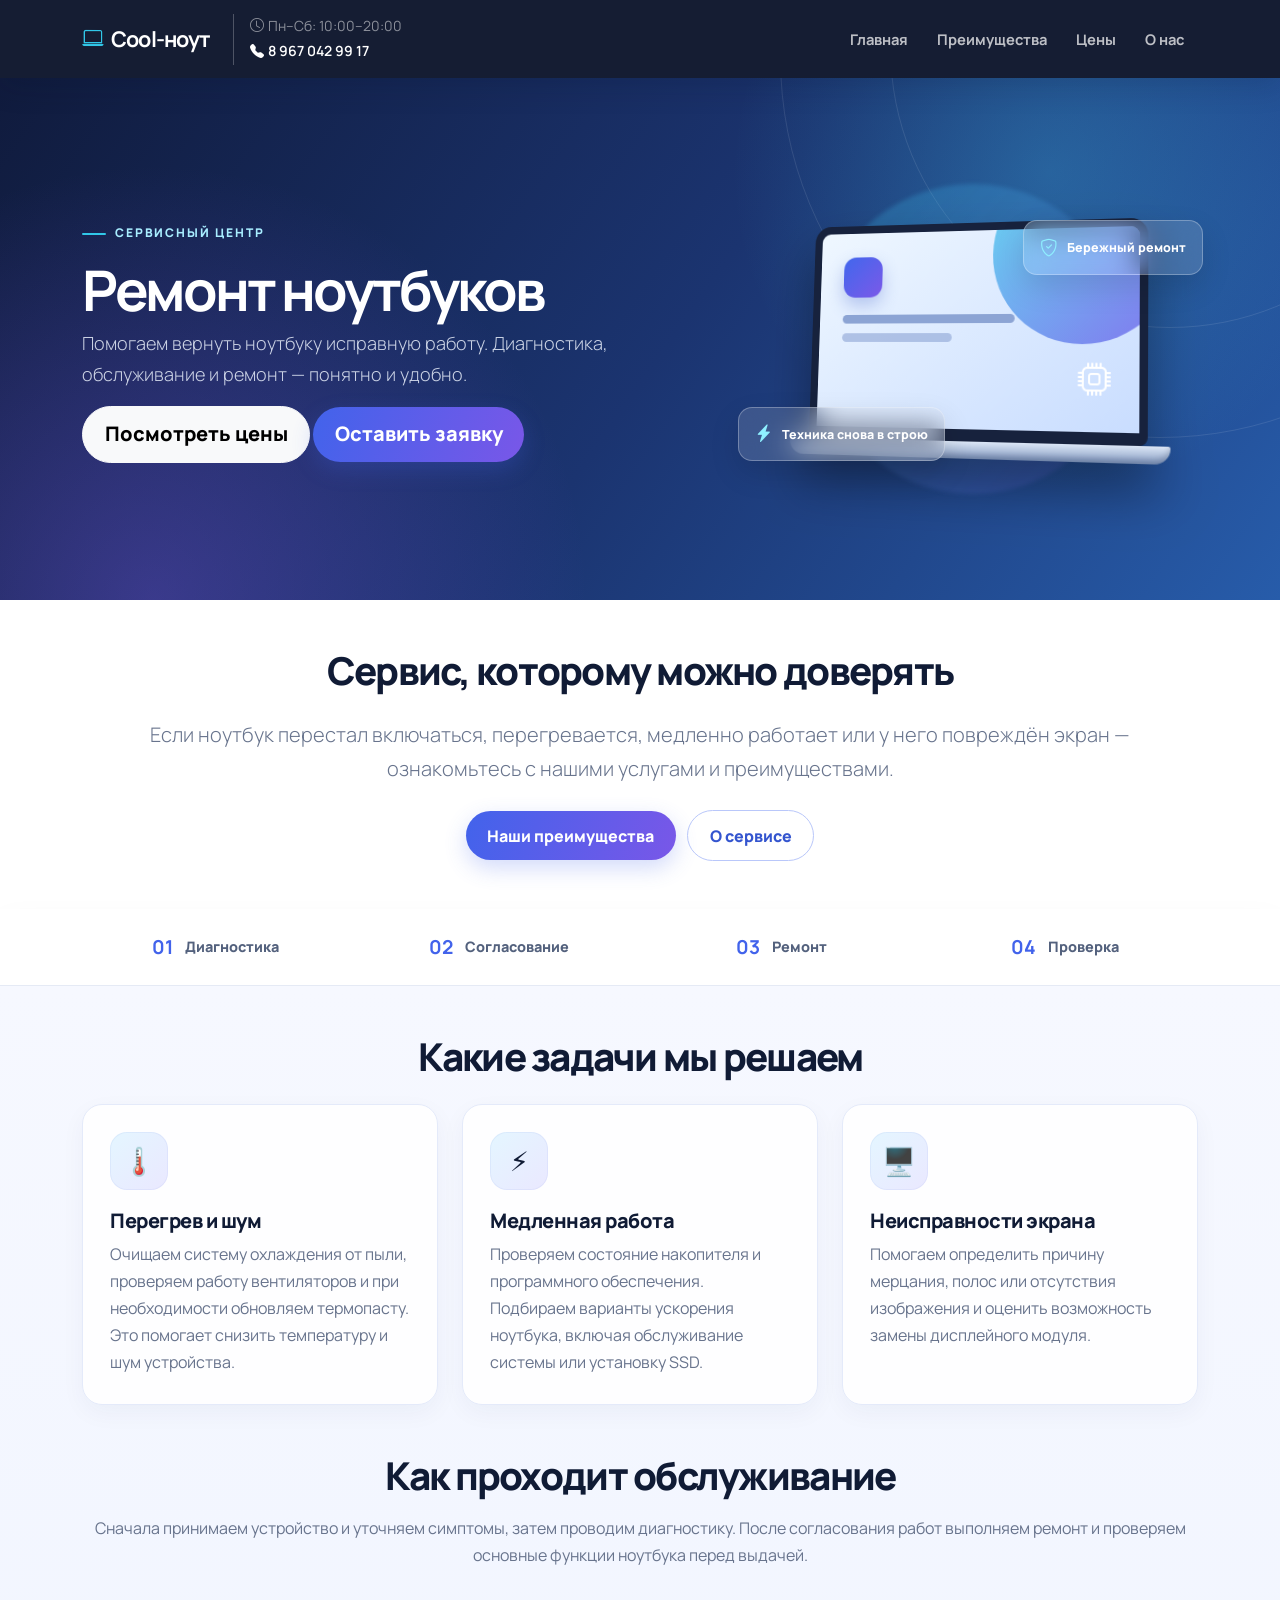
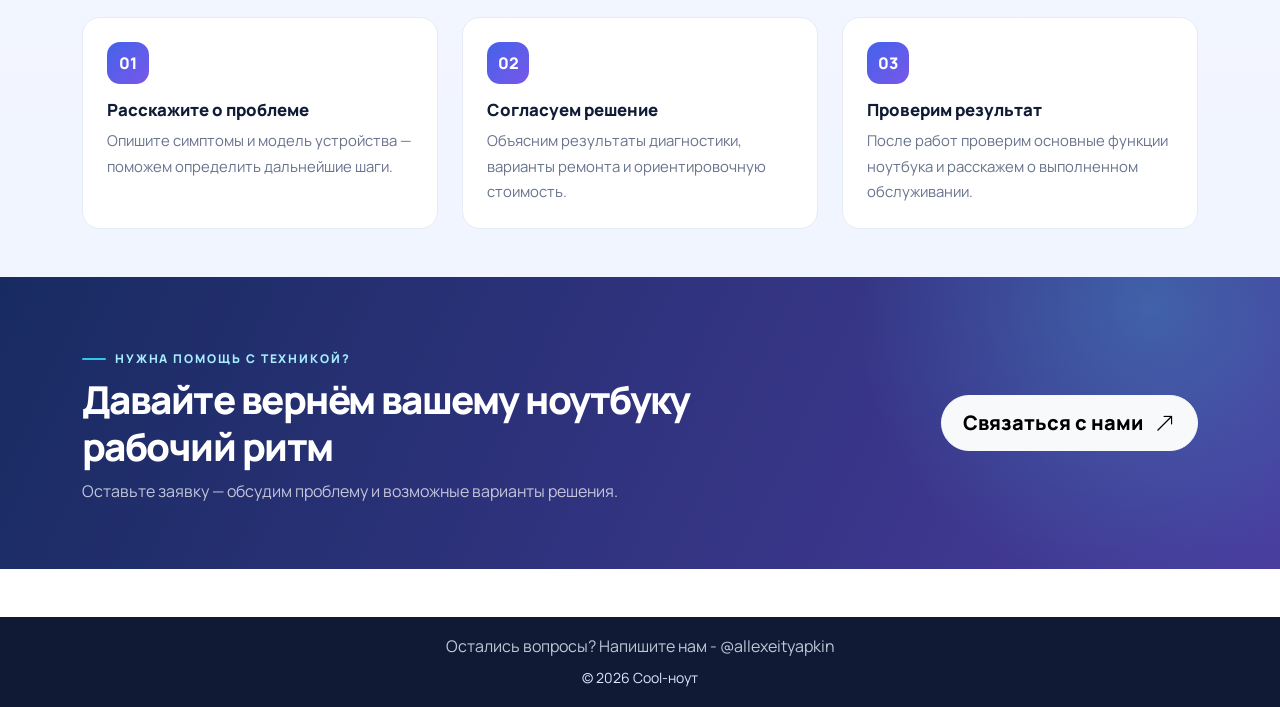
<file: index.html>
<!DOCTYPE html>
<html lang="ru">
 <head>
  <meta charset="utf-8"/>
  <meta content="width=device-width, initial-scale=1" name="viewport"/>
  <title>
   Главная — НоутбукСервис
  </title>
  <link href="https://cdn.jsdelivr.net/npm/bootstrap@5.3.8/dist/css/bootstrap.min.css" rel="stylesheet"/>
  <link href="https://cdn.jsdelivr.net/npm/bootstrap-icons@1.11.3/font/bootstrap-icons.min.css" rel="stylesheet"/>
  <link href="css/style.css" rel="stylesheet"/>
 </head>
 <body>
  <nav class="navbar navbar-expand-lg navbar-dark sticky-top site-nav">
   <div class="container">
    <div class="d-flex align-items-center me-auto me-lg-3">
  <a class="navbar-brand fw-bold mb-0" href="index.html">
    <i class="bi bi-laptop me-2"></i>Cool-ноут
  </a>
  <div class="d-none d-md-block border-start border-light border-opacity-25 ps-3 ms-2">
    <div class="text-white-50 small"><i class="bi bi-clock me-1"></i>Пн–Сб: 10:00–20:00</div>
    <a href="tel:+79670429917" class="text-white text-decoration-none fw-semibold small">
      <i class="bi bi-telephone-fill me-1"></i>8 967 042 99 17
    </a>
  </div>
</div>

    <button aria-controls="menu" aria-expanded="false" aria-label="Открыть меню" class="navbar-toggler" data-bs-target="#menu" data-bs-toggle="collapse" type="button">
     <span class="navbar-toggler-icon">
     </span>
    </button>
    <div class="collapse navbar-collapse" id="menu">
     <ul class="navbar-nav ms-lg-auto">
      <li class="nav-item">
       <a class="nav-link" href="index.html">
        Главная
       </a>
      </li>
      <li class="nav-item">
       <a class="nav-link" href="advantages.html">
        Преимущества
       </a>
      </li>
      <li class="nav-item">
       <a class="nav-link" href="prices.html">
        Цены
       </a>
      </li>
      <li class="nav-item">
       <a class="nav-link" href="about.html">
        О нас
       </a>
      </li>
     </ul>
    </div>
   </div>
  </nav>
  <main>
   <header class="hero py-5">
    <div class="container py-lg-5">
     <div class="row align-items-center g-4">
      <div class="col-lg-7">
       <p class="eyebrow">
        Сервисный центр
       </p>
       <h1 class="display-4 fw-bold">
        Ремонт ноутбуков
       </h1>
       <p class="lead">
        Помогаем вернуть ноутбуку исправную работу. Диагностика, обслуживание и ремонт — понятно и удобно.
       </p>
       <a class="btn btn-light btn-lg" href="prices.html">
        Посмотреть цены
       </a>
       <button type="button" class="btn btn-primary btn-lg mt-0" data-bs-toggle="modal" data-bs-target="#consultModal">
            Оставить заявку
       </button>

      </div>
      <div class="col-lg-5 text-center">
       <div class="hero-visual" aria-label="Иллюстрация ноутбука">
        <div class="glow-orbit"></div>
        <div class="laptop-device">
         <div class="laptop-screen"><span class="screen-dot"></span><span class="screen-line"></span><span class="screen-line short"></span><span class="screen-chip"><i class="bi bi-cpu"></i></span></div>
         <div class="laptop-base"></div>
        </div>
        <div class="floating-tag tag-top"><i class="bi bi-shield-check"></i> Бережный ремонт</div>
        <div class="floating-tag tag-bottom"><i class="bi bi-lightning-charge-fill"></i> Техника снова в строю</div>
       </div>
      </div>
     </div>
    </div>
   </header>
   <section class="py-5 reveal">
    <div class="container">
     <h2 class="section-title text-center mb-4">
      Сервис, которому можно доверять
     </h2>
     <p class="text-center lead">
      Если ноутбук перестал включаться, перегревается, медленно работает или у него повреждён экран — ознакомьтесь с нашими услугами и преимуществами.
     </p>
     <div class="text-center mt-4">
      <a class="btn btn-primary me-2" href="advantages.html">
       Наши преимущества
      </a>
      <a class="btn btn-outline-primary" href="about.html">
       О сервисе
      </a>
     </div>
    </div>
   </section>
   <section class="trust-strip">
    <div class="container">
     <div class="row g-3 text-center">
      <div class="col-6 col-lg-3"><strong>01</strong><span>Диагностика</span></div>
      <div class="col-6 col-lg-3"><strong>02</strong><span>Согласование</span></div>
      <div class="col-6 col-lg-3"><strong>03</strong><span>Ремонт</span></div>
      <div class="col-6 col-lg-3"><strong>04</strong><span>Проверка</span></div>
     </div>
    </div>
   </section>
   <section class="py-5 section-soft reveal">
    <div class="container">
     <h2 class="section-title text-center mb-4">
      Какие задачи мы решаем
     </h2>
     <div class="row g-4">
      <div class="col-md-4">
       <article class="feature-card h-100 reveal">
        <div class="feature-icon">
         🌡️
        </div>
        <h3 class="h5">
         Перегрев и шум
        </h3>
        <p>
         Очищаем систему охлаждения от пыли, проверяем работу вентиляторов и при необходимости обновляем термопасту. Это помогает снизить температуру и шум устройства.
        </p>
       </article>
      </div>
      <div class="col-md-4">
       <article class="feature-card h-100 reveal">
        <div class="feature-icon">
         ⚡
        </div>
        <h3 class="h5">
         Медленная работа
        </h3>
        <p>
         Проверяем состояние накопителя и программного обеспечения. Подбираем варианты ускорения ноутбука, включая обслуживание системы или установку SSD.
        </p>
       </article>
      </div>
      <div class="col-md-4">
       <article class="feature-card h-100 reveal">
        <div class="feature-icon">
         🖥️
        </div>
        <h3 class="h5">
         Неисправности экрана
        </h3>
        <p>
         Помогаем определить причину мерцания, полос или отсутствия изображения и оценить возможность замены дисплейного модуля.
        </p>
       </article>
      </div>
     </div>
     <h2 class="section-title text-center mt-5 mb-3">
      Как проходит обслуживание
     </h2>
     <p class="text-center">
      Сначала принимаем устройство и уточняем симптомы, затем проводим диагностику. После согласования работ выполняем ремонт и проверяем основные функции ноутбука перед выдачей.
     </p>
     <div class="row g-4 mt-4 process-grid">
      <div class="col-md-4"><div class="process-card"><span>01</span><h3>Расскажите о проблеме</h3><p>Опишите симптомы и модель устройства — поможем определить дальнейшие шаги.</p></div></div>
      <div class="col-md-4"><div class="process-card"><span>02</span><h3>Согласуем решение</h3><p>Объясним результаты диагностики, варианты ремонта и ориентировочную стоимость.</p></div></div>
      <div class="col-md-4"><div class="process-card"><span>03</span><h3>Проверим результат</h3><p>После работ проверим основные функции ноутбука и расскажем о выполненном обслуживании.</p></div></div>
     </div>
    </div>
   </section>
   <section class="cta-band reveal">
    <div class="container d-lg-flex align-items-center justify-content-between gap-4">
     <div><p class="eyebrow mb-2">Нужна помощь с техникой?</p><h2>Давайте вернём вашему ноутбуку рабочий ритм</h2><p class="mb-lg-0">Оставьте заявку — обсудим проблему и возможные варианты решения.</p></div>
     <button type="button" class="btn btn-light btn-lg mt-3 mt-lg-0" data-bs-toggle="modal" data-bs-target="#consultModal">Связаться с нами <i class="bi bi-arrow-up-right ms-2"></i></button>
    </div>
   </section>
  </main>
  <footer class="py-3 mt-5">
   <div class="container text-center">
    <p class="mb-1">
     Остались вопросы? Напишите нам - @allexeityapkin
    </p>
    <small>© 2026 Cool-ноут</small>
   </div>
  </footer>
  <script src="https://cdn.jsdelivr.net/npm/bootstrap@5.3.8/dist/js/bootstrap.bundle.min.js">
  </script>
  <!-- MODAL: ЗАЯВКА НА КОНСУЛЬТАЦИЮ -->
<div class="modal fade" id="consultModal" tabindex="-1" aria-labelledby="consultModalLabel" aria-hidden="true">
  <div class="modal-dialog modal-dialog-centered">
    <div class="modal-content">
      <div class="modal-header">
        <h5 class="modal-title" id="consultModalLabel">Оставьте заявку, и мы с вами свяжемся</h5>
        <button type="button" class="btn-close" data-bs-dismiss="modal" aria-label="Закрыть"></button>
      </div>
      <div class="modal-body">
        <form id="consultForm" novalidate>
          <div class="mb-3">
            <label for="clientName" class="form-label">Ваше имя</label>
            <input type="text" class="form-control" id="clientName" name="name" required>
          </div>
          <div class="mb-3">
            <label for="clientPhone" class="form-label">Ваш телефон</label>
            <input type="tel" class="form-control" id="clientPhone" name="phone"
                   pattern="[\d\s\+\-]{6,20}" required>
            <div class="form-text">Например: +7 (999) 123-45-67</div>
          </div>
          <div class="mb-3">
            <label for="clientProblem" class="form-label">Краткое описание проблемы</label>
            <textarea class="form-control" id="clientProblem" name="problem" rows="3" required
                      placeholder="Например: ноутбук сильно греется и шумит"></textarea>
          </div>
          <div class="alert alert-success d-none" id="consultSuccess">
            Заявка отправлена! Мы свяжемся с вами в ближайшее время.
          </div>
          <button type="submit" class="btn btn-primary w-100">Отправить заявку</button>
        </form>
      </div>
    </div>
  </div>
</div>

<script>
  document.getElementById('consultForm').addEventListener('submit', function (e) {
    e.preventDefault();
    const form = e.target;
    if (!form.checkValidity()) {
      form.reportValidity();
      return;
    }
    // Пока данные никуда не уходят: здесь можно подключить почту,
    // Telegram-бота или свой бэкенд.
    document.getElementById('consultSuccess').classList.remove('d-none');
    form.reset();
    setTimeout(function () {
      const modal = bootstrap.Modal.getInstance(document.getElementById('consultModal'));
      modal.hide();
      document.getElementById('consultSuccess').classList.add('d-none');
    }, 2500);
  });
</script>
<!-- END MODAL -->

 
 <script>
  // Плавное появление блоков при прокрутке страницы.
  document.documentElement.classList.add('js-ready');
  const revealObserver = new IntersectionObserver((entries) => {
   entries.forEach((entry) => {
    if (entry.isIntersecting) { entry.target.classList.add('is-visible'); revealObserver.unobserve(entry.target); }
   });
  }, { threshold: 0.12 });
  document.querySelectorAll('.reveal').forEach((element) => revealObserver.observe(element));
 </script>
 <button id="backToTop" class="back-to-top" aria-label="Наверх">
    <i class="bi bi-arrow-up"></i>
</button>
<script>
    const backToTop = document.getElementById('backToTop');

    window.addEventListener('scroll', () => {
        if (window.scrollY > 300) {
            backToTop.classList.add('show');
        } else {
            backToTop.classList.remove('show');
        }
    });

    backToTop.addEventListener('click', () => {
        window.scrollTo({
            top: 0,
            behavior: 'smooth'
        });
    });
</script>
 </body>
</html>
</file>
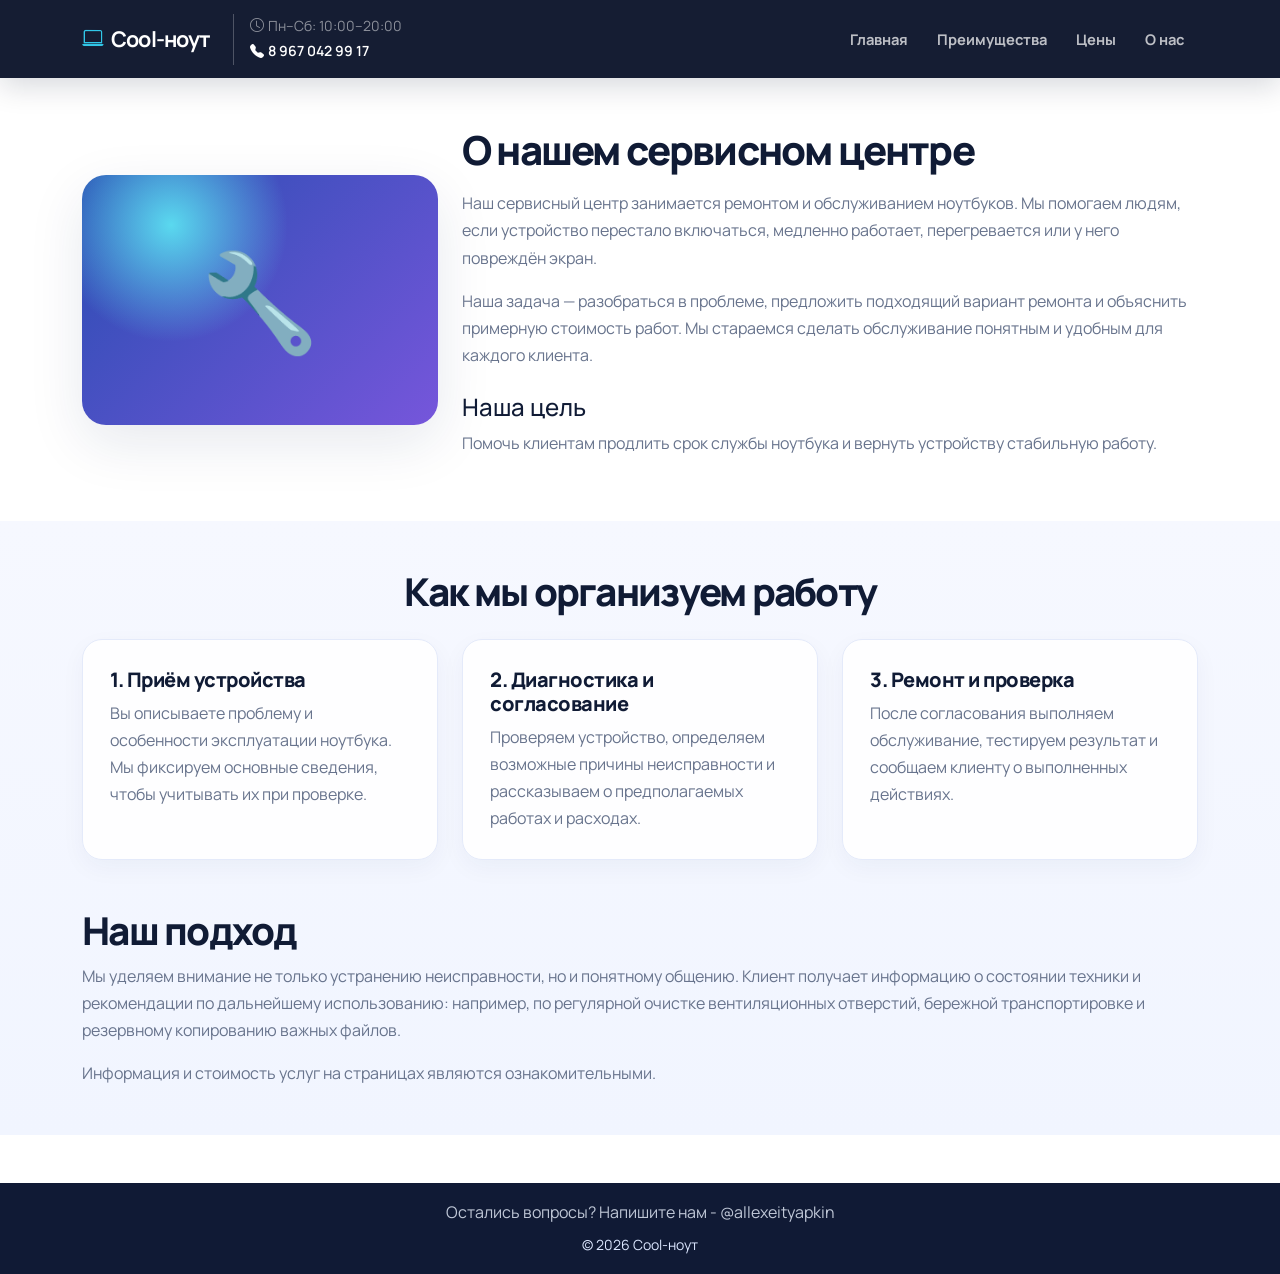
<file: about.html>
<!DOCTYPE html>
<html lang="ru">
 <head>
  <meta charset="utf-8"/>
  <meta content="width=device-width, initial-scale=1" name="viewport"/>
  <title>
   О нас — НоутбукСервис
  </title>
  <link href="https://cdn.jsdelivr.net/npm/bootstrap@5.3.8/dist/css/bootstrap.min.css" rel="stylesheet"/>
  <link href="https://cdn.jsdelivr.net/npm/bootstrap-icons@1.11.3/font/bootstrap-icons.min.css" rel="stylesheet"/>
  <link href="css/style.css" rel="stylesheet"/>
 </head>
 <body>
  <nav class="navbar navbar-expand-lg navbar-dark sticky-top site-nav">
   <div class="container">
    <div class="d-flex align-items-center me-auto me-lg-3">
  <a class="navbar-brand fw-bold mb-0" href="index.html">
    <i class="bi bi-laptop me-2"></i>Cool-ноут
  </a>
  <div class="d-none d-md-block border-start border-light border-opacity-25 ps-3 ms-2">
    <div class="text-white-50 small"><i class="bi bi-clock me-1"></i>Пн–Сб: 10:00–20:00</div>
    <a href="tel:+79670429917" class="text-white text-decoration-none fw-semibold small">
      <i class="bi bi-telephone-fill me-1"></i>8 967 042 99 17
    </a>
  </div>
</div>

    <button aria-controls="menu" aria-expanded="false" aria-label="Открыть меню" class="navbar-toggler" data-bs-target="#menu" data-bs-toggle="collapse" type="button">
     <span class="navbar-toggler-icon">
     </span>
    </button>
    <div class="collapse navbar-collapse" id="menu">
     <ul class="navbar-nav ms-lg-auto">
      <li class="nav-item">
       <a class="nav-link" href="index.html">
        Главная
       </a>
      </li>
      <li class="nav-item">
       <a class="nav-link" href="advantages.html">
        Преимущества
       </a>
      </li>
      <li class="nav-item">
       <a class="nav-link" href="prices.html">
        Цены
       </a>
      </li>
      <li class="nav-item">
       <a class="nav-link" href="about.html">
        О нас
       </a>
      </li>
     </ul>
    </div>
   </div>
  </nav>
  <main>
   <section class="py-5 reveal">
    <div class="container">
     <div class="row align-items-center g-4">
      <div class="col-lg-4">
       <div class="about-symbol">
        🔧
       </div>
      </div>
      <div class="col-lg-8">
       <h1 class="section-title mb-3">
        О нашем сервисном центре
       </h1>
       <p>
        Наш сервисный центр занимается ремонтом и обслуживанием ноутбуков. Мы помогаем людям, если устройство перестало включаться, медленно работает, перегревается или у него повреждён экран.
       </p>
       <p>
        Наша задача — разобраться в проблеме, предложить подходящий вариант ремонта и объяснить примерную стоимость работ. Мы стараемся сделать обслуживание понятным и удобным для каждого клиента.
       </p>
       <h2 class="h4 mt-4">
        Наша цель
       </h2>
       <p>
        Помочь клиентам продлить срок службы ноутбука и вернуть устройству стабильную работу.
       </p>
      </div>
     </div>
    </div>
   </section>
   <section class="py-5 section-soft reveal">
    <div class="container">
     <h2 class="section-title text-center mb-4">
      Как мы организуем работу
     </h2>
     <div class="row g-4">
      <div class="col-md-4">
       <article class="feature-card h-100 reveal">
        <h3 class="h5">
         1. Приём устройства
        </h3>
        <p>
         Вы описываете проблему и особенности эксплуатации ноутбука. Мы фиксируем основные сведения, чтобы учитывать их при проверке.
        </p>
       </article>
      </div>
      <div class="col-md-4">
       <article class="feature-card h-100 reveal">
        <h3 class="h5">
         2. Диагностика и согласование
        </h3>
        <p>
         Проверяем устройство, определяем возможные причины неисправности и рассказываем о предполагаемых работах и расходах.
        </p>
       </article>
      </div>
      <div class="col-md-4">
       <article class="feature-card h-100 reveal">
        <h3 class="h5">
         3. Ремонт и проверка
        </h3>
        <p>
         После согласования выполняем обслуживание, тестируем результат и сообщаем клиенту о выполненных действиях.
        </p>
       </article>
      </div>
     </div>
     <h2 class="section-title mt-5">
      Наш подход
     </h2>
     <p>
      Мы уделяем внимание не только устранению неисправности, но и понятному общению. Клиент получает информацию о состоянии техники и рекомендации по дальнейшему использованию: например, по регулярной очистке вентиляционных отверстий, бережной транспортировке и резервному копированию важных файлов.
     </p>
     <p class="mb-0">
      Информация и стоимость услуг на страницах являются ознакомительными.
     </p>
    </div>
   </section>
  </main>
  <footer class="py-3 mt-5">
   <div class="container text-center">
    <p class="mb-1">
     Остались вопросы? Напишите нам - @allexeityapkin
    </p>
    <small>© 2026 Cool-ноут</small>
   </div>
  </footer>
  <script src="https://cdn.jsdelivr.net/npm/bootstrap@5.3.8/dist/js/bootstrap.bundle.min.js">
  </script>
 
 <script>
  // Плавное появление блоков при прокрутке страницы.
  document.documentElement.classList.add('js-ready');
  const revealObserver = new IntersectionObserver((entries) => {
   entries.forEach((entry) => {
    if (entry.isIntersecting) { entry.target.classList.add('is-visible'); revealObserver.unobserve(entry.target); }
   });
  }, { threshold: 0.12 });
  document.querySelectorAll('.reveal').forEach((element) => revealObserver.observe(element));
 </script>
 </body>
</html>
</file>
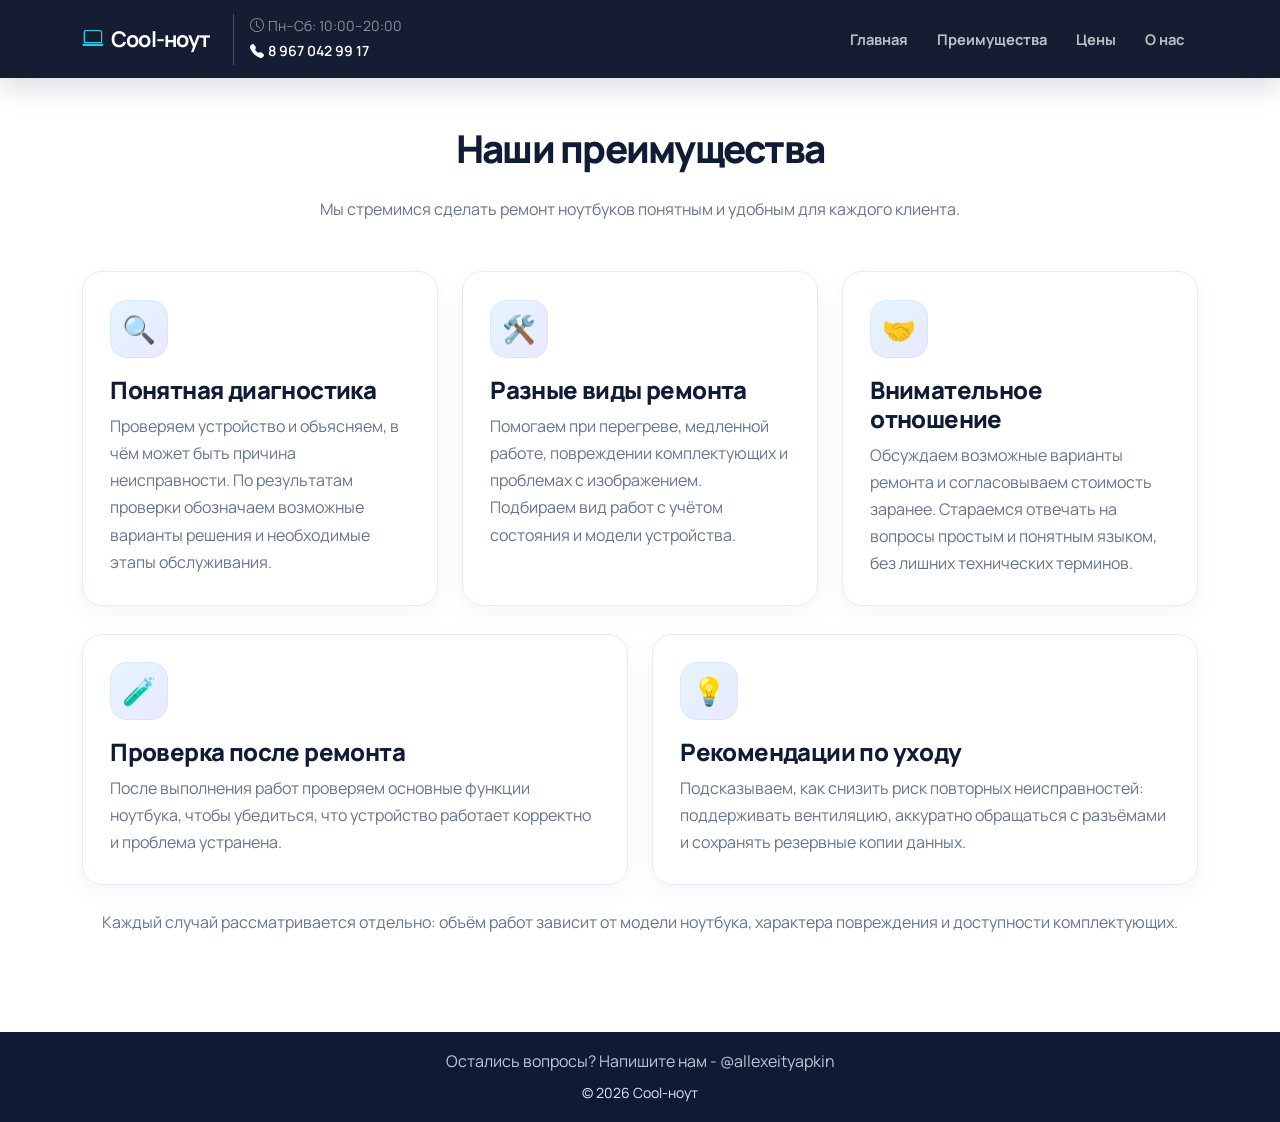
<file: advantages.html>
<!DOCTYPE html>
<html lang="ru">
 <head>
  <meta charset="utf-8"/>
  <meta content="width=device-width, initial-scale=1" name="viewport"/>
  <title>
   Преимущества — НоутбукСервис
  </title>
  <link href="https://cdn.jsdelivr.net/npm/bootstrap@5.3.8/dist/css/bootstrap.min.css" rel="stylesheet"/>
  <link href="https://cdn.jsdelivr.net/npm/bootstrap-icons@1.11.3/font/bootstrap-icons.min.css" rel="stylesheet"/>
  <link href="css/style.css" rel="stylesheet"/>
 </head>
 <body>
  <nav class="navbar navbar-expand-lg navbar-dark sticky-top site-nav">
   <div class="container">
    <div class="d-flex align-items-center me-auto me-lg-3">
  <a class="navbar-brand fw-bold mb-0" href="index.html">
    <i class="bi bi-laptop me-2"></i>Cool-ноут
  </a>
  <div class="d-none d-md-block border-start border-light border-opacity-25 ps-3 ms-2">
    <div class="text-white-50 small"><i class="bi bi-clock me-1"></i>Пн–Сб: 10:00–20:00</div>
    <a href="tel:+79670429917" class="text-white text-decoration-none fw-semibold small">
      <i class="bi bi-telephone-fill me-1"></i>8 967 042 99 17
    </a>
  </div>
</div>
    <button aria-controls="menu" aria-expanded="false" aria-label="Открыть меню" class="navbar-toggler" data-bs-target="#menu" data-bs-toggle="collapse" type="button">
     <span class="navbar-toggler-icon">
     </span>
    </button>
    <div class="collapse navbar-collapse" id="menu">
     <ul class="navbar-nav ms-lg-auto">
      <li class="nav-item">
       <a class="nav-link" href="index.html">
        Главная
       </a>
      </li>
      <li class="nav-item">
       <a class="nav-link" href="advantages.html">
        Преимущества
       </a>
      </li>
      <li class="nav-item">
       <a class="nav-link" href="prices.html">
        Цены
       </a>
      </li>
      <li class="nav-item">
       <a class="nav-link" href="about.html">
        О нас
       </a>
      </li>
     </ul>
    </div>
   </div>
  </nav>
  <main>
   <section class="py-5 reveal">
    <div class="container">
     <h1 class="section-title text-center mb-4">
      Наши преимущества
     </h1>
     <p class="text-center mb-5">
      Мы стремимся сделать ремонт ноутбуков понятным и удобным для каждого клиента.
     </p>
     <div class="row g-4">
      <div class="col-12 col-md-4">
       <article class="feature-card h-100 reveal">
        <div class="feature-icon">
         🔍
        </div>
        <h2 class="h4">
         Понятная диагностика
        </h2>
        <p>
         Проверяем устройство и объясняем, в чём может быть причина неисправности. По результатам проверки обозначаем возможные варианты решения и необходимые этапы обслуживания.
        </p>
       </article>
      </div>
      <div class="col-12 col-md-4">
       <article class="feature-card h-100 reveal">
        <div class="feature-icon">
         🛠️
        </div>
        <h2 class="h4">
         Разные виды ремонта
        </h2>
        <p>
         Помогаем при перегреве, медленной работе, повреждении комплектующих и проблемах с изображением. Подбираем вид работ с учётом состояния и модели устройства.
        </p>
       </article>
      </div>
      <div class="col-12 col-md-4">
       <article class="feature-card h-100 reveal">
        <div class="feature-icon">
         🤝
        </div>
        <h2 class="h4">
         Внимательное отношение
        </h2>
        <p>
         Обсуждаем возможные варианты ремонта и согласовываем стоимость заранее. Стараемся отвечать на вопросы простым и понятным языком, без лишних технических терминов.
        </p>
       </article>
      </div>
     </div>
     <div class="row g-4 mt-1">
      <div class="col-12 col-md-6">
       <article class="feature-card h-100 reveal">
        <div class="feature-icon">
         🧪
        </div>
        <h2 class="h4">
         Проверка после ремонта
        </h2>
        <p>
         После выполнения работ проверяем основные функции ноутбука, чтобы убедиться, что устройство работает корректно и проблема устранена.
        </p>
       </article>
      </div>
      <div class="col-12 col-md-6">
       <article class="feature-card h-100 reveal">
        <div class="feature-icon">
         💡
        </div>
        <h2 class="h4">
         Рекомендации по уходу
        </h2>
        <p>
         Подсказываем, как снизить риск повторных неисправностей: поддерживать вентиляцию, аккуратно обращаться с разъёмами и сохранять резервные копии данных.
        </p>
       </article>
      </div>
     </div>
     <p class="text-center mt-4 mb-0">
      Каждый случай рассматривается отдельно: объём работ зависит от модели ноутбука, характера повреждения и доступности комплектующих.
     </p>
    </div>
   </section>
  </main>
  <footer class="py-3 mt-5">
   <div class="container text-center">
    <p class="mb-1">
     Остались вопросы? Напишите нам - @allexeityapkin
    </p>
    <small>© 2026 Cool-ноут</small>
   </div>
  </footer>
  <script src="https://cdn.jsdelivr.net/npm/bootstrap@5.3.8/dist/js/bootstrap.bundle.min.js">
  </script>
 
 <script>
  // Плавное появление блоков при прокрутке страницы.
  document.documentElement.classList.add('js-ready');
  const revealObserver = new IntersectionObserver((entries) => {
   entries.forEach((entry) => {
    if (entry.isIntersecting) { entry.target.classList.add('is-visible'); revealObserver.unobserve(entry.target); }
   });
  }, { threshold: 0.12 });
  document.querySelectorAll('.reveal').forEach((element) => revealObserver.observe(element));
 </script>
 <script src="https://cdn.jsdelivr.net/npm/bootstrap@5.3.8/dist/js/bootstrap.bundle.min.js"></script>
 </body>
</html>
</file>
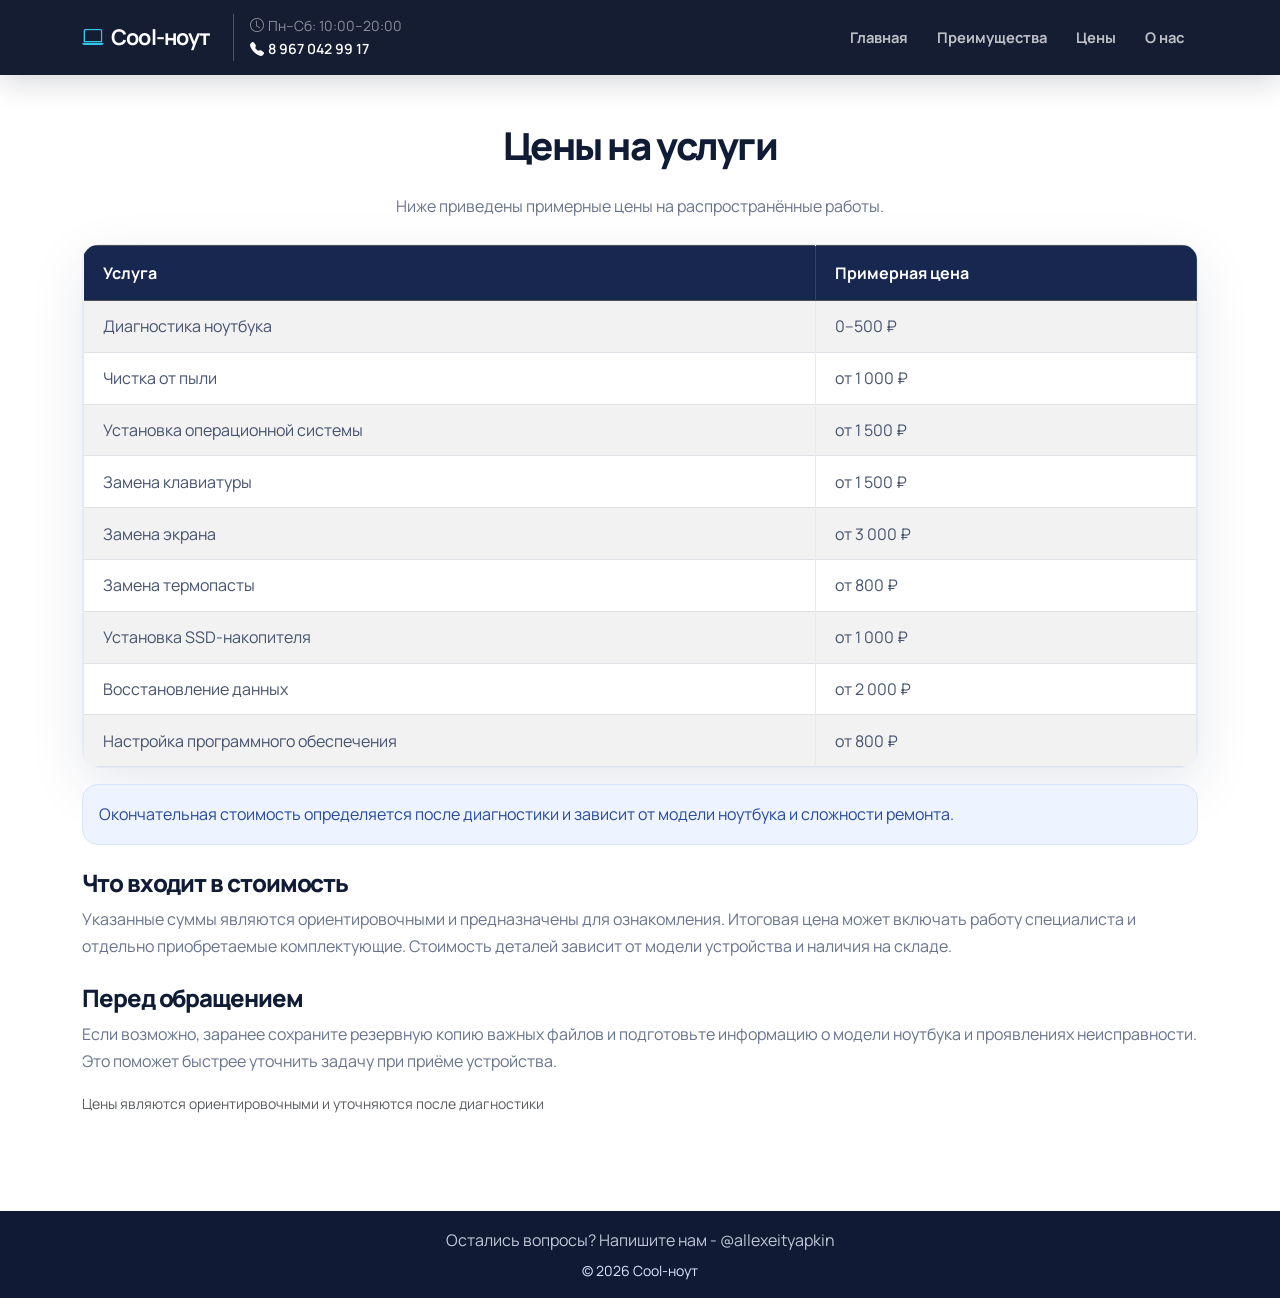
<file: prices.html>
<html lang="ru">
 <head>
  <meta charset="utf-8"/>
  <meta content="width=device-width, initial-scale=1" name="viewport"/>
  <title>
   Цены — НоутбукСервис
  </title>
  <link href="https://cdn.jsdelivr.net/npm/bootstrap@5.3.8/dist/css/bootstrap.min.css" rel="stylesheet"/>
  <link href="https://cdn.jsdelivr.net/npm/bootstrap-icons@1.11.3/font/bootstrap-icons.min.css" rel="stylesheet"/>
  <link href="css/style.css" rel="stylesheet"/>
 </head>
 <body>
  <nav class="navbar navbar-expand-lg navbar-dark sticky-top site-nav">
   <div class="container">
    <div class="d-flex align-items-center me-auto me-lg-3">
  <a class="navbar-brand fw-bold mb-0" href="index.html">
    <i class="bi bi-laptop me-2"></i>Cool-ноут
  </a>
  <div class="d-none d-md-block border-start border-light border-opacity-25 ps-3 ms-2">
    <div class="text-white-50 small"><i class="bi bi-clock me-1"></i>Пн–Сб: 10:00–20:00</div>
    <a href="tel:+79670429917" class="text-white text-decoration-none fw-semibold small">
      <i class="bi bi-telephone-fill me-1"></i>8 967 042 99 17
    </a>
  </div>
</div>

    <button aria-controls="menu" aria-expanded="false" aria-label="Открыть меню" class="navbar-toggler" data-bs-target="#menu" data-bs-toggle="collapse" type="button">
     <span class="navbar-toggler-icon">
     </span>
    </button>
    <div class="collapse navbar-collapse" id="menu">
     <ul class="navbar-nav ms-lg-auto">
      <li class="nav-item">
       <a class="nav-link" href="index.html">
        Главная
       </a>
      </li>
      <li class="nav-item">
       <a class="nav-link" href="advantages.html">
        Преимущества
       </a>
      </li>
      <li class="nav-item">
       <a class="nav-link" href="prices.html">
        Цены
       </a>
      </li>
      <li class="nav-item">
       <a class="nav-link" href="about.html">
        О нас
       </a>
      </li>
     </ul>
    </div>
   </div>
  </nav>
  <main>
   <section class="py-5 reveal">
    <div class="container">
     <h1 class="section-title text-center mb-4">
      Цены на услуги
     </h1>
     <p class="text-center mb-4">
      Ниже приведены примерные цены на распространённые работы.
     </p>
     <div class="table-responsive price-table">
      <table class="table table-striped table-bordered align-middle mb-0">
       <thead class="table-dark">
        <tr>
         <th>
          Услуга
         </th>
         <th>
          Примерная цена
         </th>
        </tr>
       </thead>
       <tbody>
        <tr>
         <td>
          Диагностика ноутбука
         </td>
         <td>
          0–500 ₽
         </td>
        </tr>
        <tr>
         <td>
          Чистка от пыли
         </td>
         <td>
          от 1 000 ₽
         </td>
        </tr>
        <tr>
         <td>
          Установка операционной системы
         </td>
         <td>
          от 1 500 ₽
         </td>
        </tr>
        <tr>
         <td>
          Замена клавиатуры
         </td>
         <td>
          от 1 500 ₽
         </td>
        </tr>
        <tr>
         <td>
          Замена экрана
         </td>
         <td>
          от 3 000 ₽
         </td>
        </tr>
        <tr>
         <td>
          Замена термопасты
         </td>
         <td>
          от 800 ₽
         </td>
        </tr>
        <tr>
         <td>
          Установка SSD-накопителя
         </td>
         <td>
          от 1 000 ₽
         </td>
        </tr>
        <tr>
         <td>
          Восстановление данных
         </td>
         <td>
          от 2 000 ₽
         </td>
        </tr>
        <tr>
         <td>
          Настройка программного обеспечения
         </td>
         <td>
          от 800 ₽
         </td>
        </tr>
       </tbody>
      </table>
     </div>
     <div class="alert alert-info mt-3">
      Окончательная стоимость определяется после диагностики и зависит от модели ноутбука и сложности ремонта.
     </div>
     <div class="mt-4">
      <h2 class="h4 section-title">
       Что входит в стоимость
      </h2>
      <p>
       Указанные суммы являются ориентировочными и предназначены для ознакомления. Итоговая цена может включать работу специалиста и отдельно приобретаемые комплектующие. Стоимость деталей зависит от модели устройства и наличия на складе.
      </p>
      <h2 class="h4 section-title mt-4">
       Перед обращением
      </h2>
      <p>
       Если возможно, заранее сохраните резервную копию важных файлов и подготовьте информацию о модели ноутбука и проявлениях неисправности. Это поможет быстрее уточнить задачу при приёме устройства.
      </p>
      <p class="small text-muted mb-0">
       Цены являются ориентировочными и уточняются после диагностики
      </p>
     </div>
    </div>
   </section>
  </main>
  <footer class="py-3 mt-5">
   <div class="container text-center">
    <p class="mb-1">
     Остались вопросы? Напишите нам - @allexeityapkin
    </p>
    <small>© 2026 Cool-ноут</small>
   </div>
  </footer>
  <script src="https://cdn.jsdelivr.net/npm/bootstrap@5.3.8/dist/js/bootstrap.bundle.min.js">
  </script>
 
 <script>
  // Плавное появление блоков при прокрутке страницы.
  document.documentElement.classList.add('js-ready');
  const revealObserver = new IntersectionObserver((entries) => {
   entries.forEach((entry) => {
    if (entry.isIntersecting) { entry.target.classList.add('is-visible'); revealObserver.unobserve(entry.target); }
   });
  }, { threshold: 0.12 });
  document.querySelectorAll('.reveal').forEach((element) => revealObserver.observe(element));
 </script>
 </body>
</html>
</file>
<file: css/style.css>
@import url('https://fonts.googleapis.com/css2?family=Manrope:wght@400;500;600;700;800&display=swap');

:root {
  --ink: #101b35;
  --muted: #68748d;
  --blue: #4263eb;
  --cyan: #31c7e8;
  --violet: #7957e8;
  --surface: #ffffff;
  --soft: #f3f6ff;
  --line: #e5eaf5;
  --shadow: 0 18px 55px rgba(24, 43, 91, .10);
}

* { box-sizing: border-box; }
html { scroll-behavior: smooth; }
body {
  color: var(--ink);
  background: #fff;
  font-family: 'Manrope', system-ui, -apple-system, sans-serif;
  line-height: 1.7;
  overflow-x: hidden;
}
::selection { background: #dce5ff; color: var(--ink); }
a { transition: color .2s ease, opacity .2s ease; }

.site-nav {
  background: rgba(12, 20, 43, .96) !important;
  backdrop-filter: blur(16px);
  box-shadow: 0 8px 30px rgba(8, 17, 42, .16);
  padding: .85rem 0;
}
.navbar-brand { letter-spacing: -.04em; font-size: 1.35rem; }
.navbar-brand i { color: var(--cyan); }
.site-nav .nav-link {
  color: rgba(255,255,255,.72) !important;
  font-size: .92rem;
  font-weight: 700;
  padding: .6rem .9rem !important;
  border-radius: 999px;
}
.site-nav .nav-link:hover, .site-nav .nav-link:focus {
  color: #fff !important;
  background: rgba(255,255,255,.10);
}

.hero {
  position: relative;
  isolation: isolate;
  overflow: hidden;
  color: #fff;
  background: radial-gradient(circle at 82% 18%, rgba(67, 201, 238, .25), transparent 28%),
              radial-gradient(circle at 12% 100%, rgba(126, 88, 232, .34), transparent 35%),
              linear-gradient(125deg, #101b3d 0%, #1b3470 52%, #275caa 100%);
}
.hero::before, .hero::after {
  content: ''; position: absolute; z-index: -1; border: 1px solid rgba(255,255,255,.10);
  border-radius: 50%; pointer-events: none;
}
.hero::before { width: 560px; height: 560px; right: -170px; top: -310px; }
.hero::after { width: 760px; height: 760px; right: -260px; top: -400px; }
.hero .container { position: relative; }
.hero h1 { letter-spacing: -.055em; line-height: 1.08; max-width: 720px; }
.hero .lead { color: rgba(239,245,255,.82); max-width: 610px; font-size: 1.13rem; }
.eyebrow {
  display: inline-flex; align-items: center; gap: .55rem;
  text-transform: uppercase; letter-spacing: .16em; font-size: .75rem;
  font-weight: 800; color: #a8edff;
}
.eyebrow::before { content: ''; width: 24px; height: 2px; border-radius: 2px; background: var(--cyan); }
.btn { border-radius: 999px; font-weight: 800; padding: .78rem 1.35rem; transition: transform .25s ease, box-shadow .25s ease, background .25s ease; }
.btn:hover { transform: translateY(-3px); box-shadow: 0 12px 28px rgba(10,20,55,.18); }
.btn-primary { border: 0; background: linear-gradient(110deg, var(--blue), var(--violet)); box-shadow: 0 8px 22px rgba(66,99,235,.24); }
.btn-primary:hover, .btn-primary:focus { background: linear-gradient(110deg, #3454dc, #6945db); }
.btn-outline-primary { border-color: #b9c7fa; color: #3455cf; }

.hero-visual { position: relative; min-height: 330px; display: grid; place-items: center; }
.glow-orbit { position: absolute; width: 310px; height: 310px; border-radius: 50%; background: linear-gradient(135deg, rgba(53,205,239,.25), rgba(121,87,232,.20)); filter: blur(2px); animation: pulseGlow 5s ease-in-out infinite; }
.laptop-device { position: relative; width: min(100%, 370px); transform: perspective(900px) rotateY(-13deg) rotateX(5deg); filter: drop-shadow(0 28px 25px rgba(0,0,0,.35)); animation: floatLaptop 6s ease-in-out infinite; }
.laptop-screen { height: 220px; margin: 0 13px; padding: 25px; border: 8px solid #17223d; border-bottom-width: 12px; border-radius: 17px 17px 8px 8px; background: linear-gradient(145deg, #eff7ff, #c9ddff); position: relative; overflow: hidden; }
.laptop-screen::before { content: ''; position: absolute; width: 180px; height: 180px; right: -35px; top: -65px; border-radius: 50%; background: linear-gradient(135deg, #4dd5ee, #7562ec); opacity: .85; }
.screen-dot { display: block; position: relative; width: 42px; height: 42px; border-radius: 13px; background: linear-gradient(135deg, #4167ed, #7b59e8); box-shadow: 0 8px 18px #4c69cb55; }
.screen-line { display: block; position: relative; width: 65%; height: 9px; margin-top: 18px; border-radius: 10px; background: #8ca4d4; }
.screen-line.short { width: 42%; margin-top: 10px; opacity: .6; }
.screen-chip { position: absolute; right: 27px; bottom: 24px; color: #fff; font-size: 2rem; }
.laptop-base { height: 17px; margin: 0 -8px; border-radius: 2px 2px 16px 16px; background: linear-gradient(#dce7f7, #8399bf); box-shadow: inset 0 -4px 5px rgba(20,35,65,.2); }
.floating-tag { position: absolute; z-index: 2; display: flex; align-items: center; gap: .55rem; padding: .7rem 1rem; border: 1px solid rgba(255,255,255,.28); border-radius: 14px; background: rgba(255,255,255,.14); backdrop-filter: blur(14px); color: #fff; font-size: .78rem; font-weight: 800; box-shadow: 0 12px 30px rgba(0,0,0,.12); animation: floatTag 5s ease-in-out infinite; }
.floating-tag i { color: #8ff0ff; font-size: 1.1rem; }
.tag-top { top: 14%; right: -1%; }
.tag-bottom { bottom: 13%; left: -2%; animation-delay: -2s; }

.trust-strip { padding: 1.35rem 0; background: #fff; border-bottom: 1px solid var(--line); box-shadow: 0 10px 30px rgba(25,45,90,.035); }
.trust-strip .col-6, .trust-strip .col-lg-3 { display: flex; justify-content: center; align-items: center; gap: .75rem; }
.trust-strip strong { color: var(--blue); font-size: 1.2rem; }
.trust-strip span { color: #53617d; font-weight: 800; font-size: .9rem; }
.section-title { color: var(--ink); font-weight: 800; letter-spacing: -.045em; }
main section > .container > .section-title { font-size: clamp(1.8rem, 3vw, 2.55rem); }
main p { color: var(--muted); }
.section-soft { background: linear-gradient(180deg, #f6f8ff, #f1f5ff); }
.feature-card {
  position: relative; height: 100%; padding: 1.7rem; border-radius: 1.25rem;
  background: rgba(255,255,255,.92); border: 1px solid #e4eafa;
  box-shadow: 0 8px 25px rgba(27,48,100,.045);
  transition: transform .3s ease, box-shadow .3s ease, border-color .3s ease;
}
.feature-card:hover { transform: translateY(-8px); border-color: #c5d2ff; box-shadow: var(--shadow); }
.feature-card h2, .feature-card h3 { color: var(--ink); font-weight: 800; letter-spacing: -.025em; }
.feature-card p { color: var(--muted); margin-bottom: 0; }
.feature-icon { display: grid; place-items: center; width: 58px; height: 58px; margin-bottom: 1.15rem; border-radius: 17px; font-size: 1.7rem; background: linear-gradient(135deg, #e4f6ff, #eae8ff); box-shadow: inset 0 0 0 1px rgba(87,112,215,.08); }
.process-card { height: 100%; padding: 1.5rem; border-radius: 1.1rem; background: #fff; border: 1px solid var(--line); }
.process-card > span { display: inline-grid; place-items: center; width: 42px; height: 42px; margin-bottom: 1rem; border-radius: 13px; color: #fff; font-weight: 800; background: linear-gradient(135deg, var(--blue), var(--violet)); }
.process-card h3 { font-size: 1.05rem; font-weight: 800; color: var(--ink); }
.process-card p { margin-bottom: 0; font-size: .93rem; }
.cta-band { padding: 4rem 0; color: #fff; background: radial-gradient(circle at 90% 10%, rgba(66,220,238,.25), transparent 25%), linear-gradient(115deg, #182b61, #493b9d); }
.cta-band h2 { max-width: 720px; font-weight: 800; letter-spacing: -.04em; font-size: clamp(1.7rem, 3vw, 2.6rem); }
.cta-band p:not(.eyebrow) { color: rgba(255,255,255,.72); }
.cta-band .eyebrow { color: #a7edff; }

.price-table { border-radius: 1rem; overflow: hidden; box-shadow: var(--shadow); border: 1px solid var(--line); }
.price-table .table { margin: 0; }
.price-table thead th { padding: 1rem 1.2rem; background: #172750; border-color: rgba(255,255,255,.12); }
.price-table tbody td { padding: .9rem 1.2rem; border-color: var(--line); color: #46536f; }
.price-table tbody tr { transition: background .2s ease; }
.price-table tbody tr:hover { background: #edf2ff; }
.alert-info { color: #284a9c; background: #edf4ff; border: 1px solid #d7e4ff; border-radius: 1rem; }
.about-symbol { display: grid; place-items: center; min-height: 250px; border-radius: 1.5rem; color: #fff; background: radial-gradient(circle at 25% 20%, #5ad9ef, transparent 35%), linear-gradient(135deg, #294db2, #7656db); font-size: 6rem; box-shadow: var(--shadow); }

footer { margin-top: 0 !important; padding: 2.1rem 0 !important; color: #dce7ff; background: #101a35; }
footer p { color: rgba(235,242,255,.8); }
footer a { color: #8ceaff; text-decoration: none; }
footer a:hover { color: #fff; }

/* Scroll reveal */
.js-ready .reveal { opacity: 0; transform: translateY(24px); transition: opacity .7s ease, transform .7s cubic-bezier(.2,.7,.2,1); }
.js-ready .reveal.is-visible { opacity: 1; transform: translateY(0); }
.feature-card.reveal:nth-child(2) { transition-delay: .08s; }
.feature-card.reveal:nth-child(3) { transition-delay: .16s; }
@keyframes floatLaptop { 0%,100% { transform: perspective(900px) rotateY(-13deg) rotateX(5deg) translateY(0); } 50% { transform: perspective(900px) rotateY(-13deg) rotateX(5deg) translateY(-13px); } }
@keyframes floatTag { 0%,100% { translate: 0 0; } 50% { translate: 0 -9px; } }
@keyframes pulseGlow { 0%,100% { transform: scale(.96); opacity: .7; } 50% { transform: scale(1.06); opacity: 1; } }

@media (max-width: 991.98px) {
  .site-nav .navbar-collapse { padding-top: .8rem; }
  .site-nav .nav-link { padding-left: .8rem !important; }
  .hero-visual { min-height: 290px; margin-top: 1rem; }
  .laptop-device { max-width: 330px; }
  .laptop-screen { height: 195px; }
  .tag-top { right: 0; }
  .tag-bottom { left: 0; }
}
@media (max-width: 575.98px) {
  .hero { text-align: center; }
  .hero .eyebrow { justify-content: center; }
  .hero h1 { font-size: 2.55rem; }
  .hero .lead { font-size: 1rem; }
  .hero-visual { min-height: 245px; }
  .laptop-device { max-width: 275px; }
  .laptop-screen { height: 165px; padding: 18px; }
  .floating-tag { font-size: .67rem; padding: .55rem .7rem; }
  .tag-top { top: 4%; right: -2%; }
  .tag-bottom { bottom: 4%; left: -2%; }
  .trust-strip .col-6 { gap: .45rem; }
  .trust-strip span { font-size: .78rem; }
}
@media (prefers-reduced-motion: reduce) {
  *, *::before, *::after { scroll-behavior: auto !important; animation-duration: .01ms !important; animation-iteration-count: 1 !important; transition-duration: .01ms !important; }
  .js-ready .reveal { opacity: 1; transform: none; }
}
/* Кнопка возврата наверх */
.back-to-top {
    position: fixed;
    right: 30px;
    bottom: 30px;
    width: 55px;
    height: 55px;
    border: none;
    border-radius: 16px;
    background: linear-gradient(135deg, #2563eb, #7c3aed);
    color: white;
    font-size: 24px;
    cursor: pointer;
    z-index: 9999;

    opacity: 0;
    visibility: hidden;
    transform: translateY(20px);

    transition: all 0.3s ease;
    box-shadow: 0 8px 25px rgba(37, 99, 235, 0.35);
}

.back-to-top.show {
    opacity: 1;
    visibility: visible;
    transform: translateY(0);
}

.back-to-top:hover {
    transform: translateY(-5px);
    box-shadow: 0 12px 30px rgba(124, 58, 237, 0.45);
}

html {
    scroll-behavior: smooth;
}

@media (max-width: 576px) {
    .back-to-top {
        right: 18px;
        bottom: 18px;
        width: 48px;
        height: 48px;
    }
}
</file>
